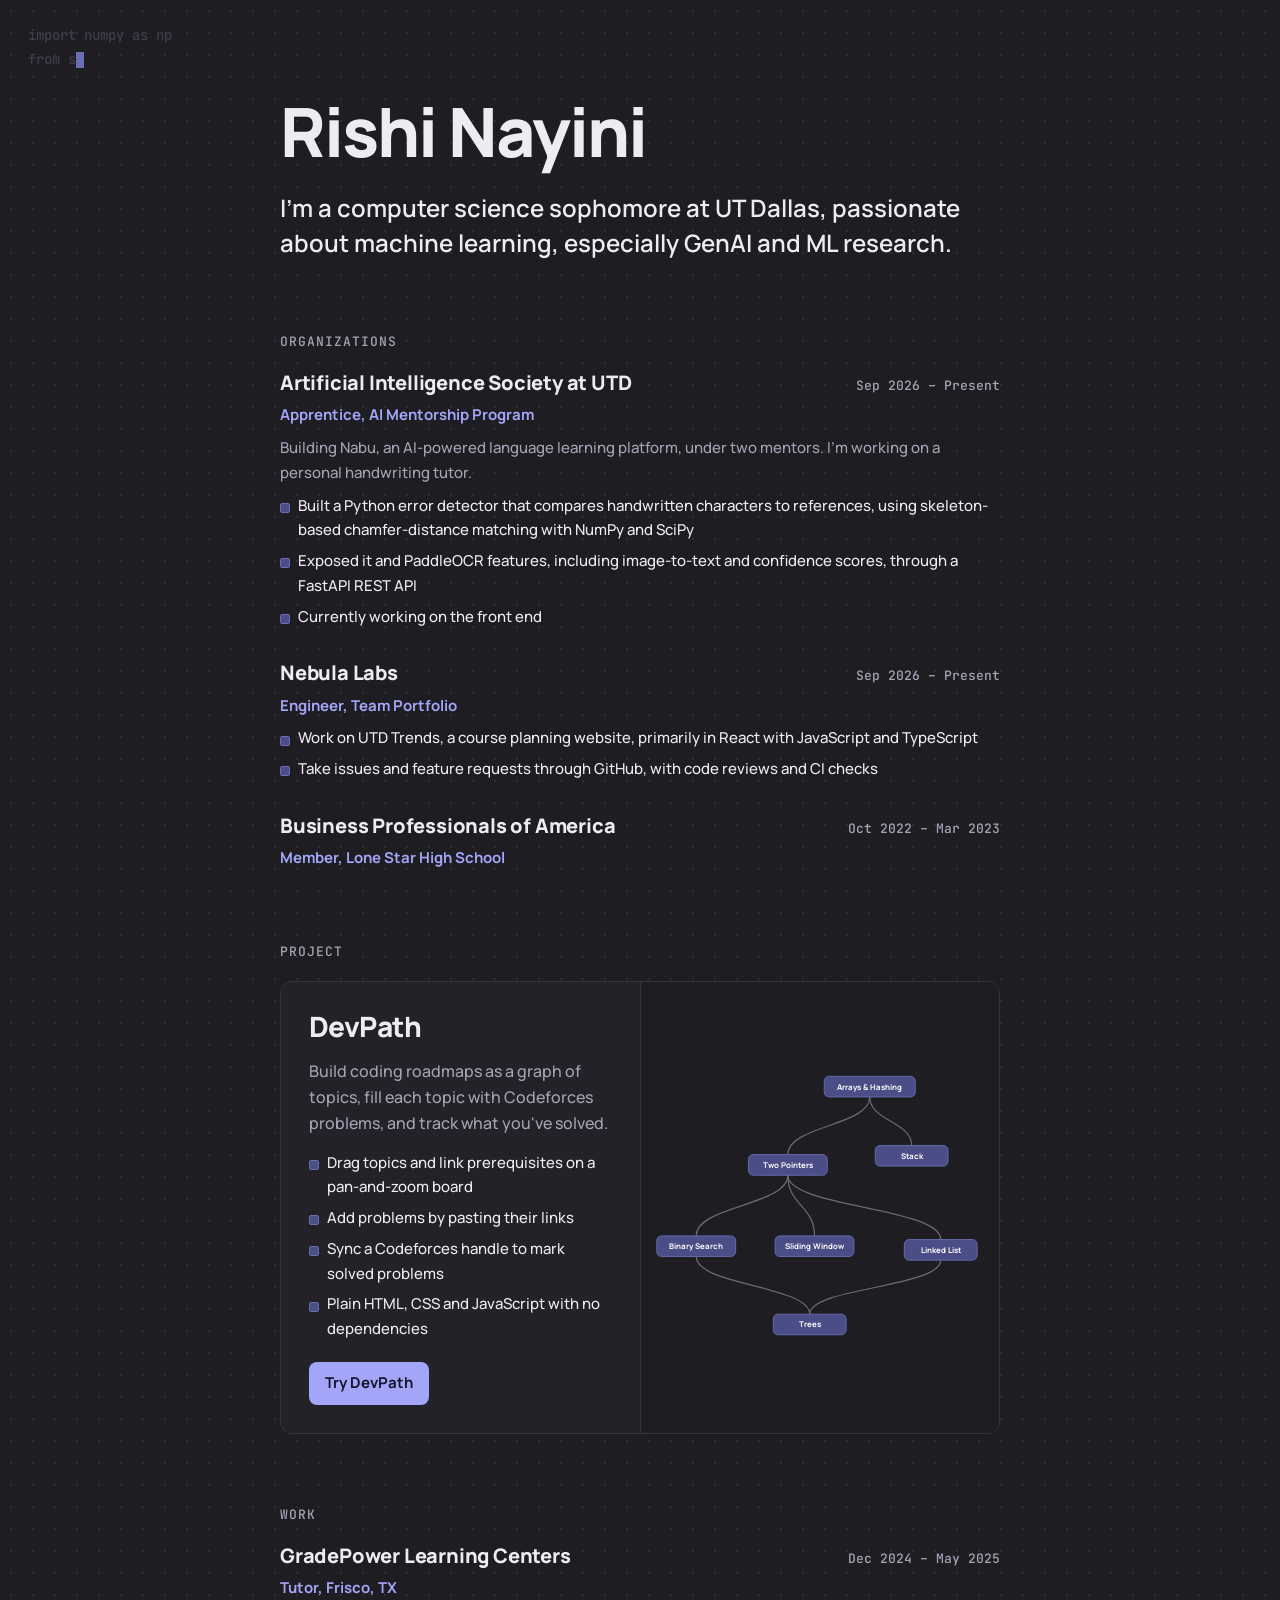
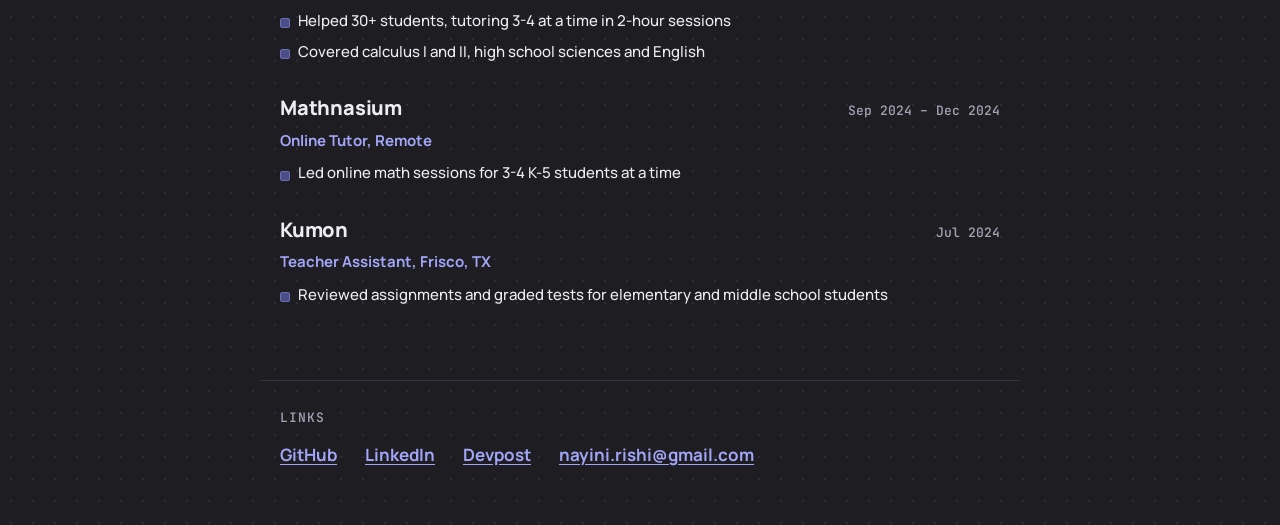
<file: index.html>
<!doctype html>
<html lang="en">
  <head>
    <meta charset="utf-8">
    <meta name="viewport" content="width=device-width, initial-scale=1, viewport-fit=cover">
    <title>Rishi Nayini</title>
    <meta name="description" content="Rishi Nayini is a computer science sophomore at UT Dallas, passionate about machine learning and GenAI/ML research.">
    <link rel="icon" href="data:image/svg+xml,%3Csvg xmlns='http://www.w3.org/2000/svg' viewBox='0 0 32 32'%3E%3Crect width='32' height='32' rx='8' fill='%234a4d86'/%3E%3Ctext x='16' y='21' font-family='monospace' font-size='13' font-weight='700' fill='%23fff' text-anchor='middle'%3ERN%3C/text%3E%3C/svg%3E">
    <link rel="preconnect" href="https://fonts.googleapis.com">
    <link rel="preconnect" href="https://fonts.gstatic.com" crossorigin>
    <link rel="stylesheet" href="https://fonts.googleapis.com/css2?family=JetBrains+Mono:wght@500&family=Manrope:wght@500;600;700;800&display=swap">
    <style>
      /* Layout: one narrow column on DevPath's dotted board, with the project as the one set-apart object. */
      :root {
        color-scheme: dark;
        --board: #1e1d22;
        --dot: #2f2e37;
        --surface: #232229;
        --line: #34333e;
        --text: #ececf2;
        --muted: #a5a4b5;
        --node: #4a4d86;
        --node-edge: #6a6eb4;
        --link: #6c6b74;
        --code: #3f3e4c;
        --accent: #a3a6f8;
        --font: 'Manrope', system-ui, -apple-system, 'Segoe UI', sans-serif;
        --mono: 'JetBrains Mono', ui-monospace, 'SFMono-Regular', Menlo, monospace;
      }

      * { box-sizing: border-box; }
      body {
        margin: 0;
        background-color: var(--board);
        background-image: radial-gradient(var(--dot) 1px, transparent 1px);
        background-size: 22px 22px;
        color: var(--text);
        font: 500 17px/1.65 var(--font);
        -webkit-font-smoothing: antialiased;
      }
      a { color: var(--accent); text-underline-offset: 3px; }
      a:hover { color: var(--text); }
      :focus-visible { outline: 2px solid var(--accent); outline-offset: 3px; border-radius: 3px; }

      .code-bg {
        position: fixed;
        inset: 0;
        z-index: 0;
        margin: 0;
        padding: 24px 28px;
        overflow: hidden;
        pointer-events: none;
        color: var(--code);
        font: 500 14px/1.7 var(--mono);
        white-space: pre;
      }
      .caret {
        display: inline-block;
        width: 8px;
        height: 1.1em;
        vertical-align: text-bottom;
        background: var(--node-edge);
        animation: blink 1s step-end infinite;
      }
      @keyframes blink { 50% { opacity: 0; } }

      main, footer {
        position: relative;
        z-index: 1;
        display: grid;
        grid-template-columns: minmax(0, 1fr);
        width: 100%;
        max-width: 760px;
        margin-inline: auto;
        padding-left: max(20px, env(safe-area-inset-left, 0px));
        padding-right: max(20px, env(safe-area-inset-right, 0px));
      }
      main { gap: 72px; padding-block: 96px 72px; }

      h1, h2, h3, p { margin: 0; }
      h1 {
        font-size: clamp(44px, 9vw, 68px);
        font-weight: 800;
        line-height: 1.05;
        letter-spacing: -0.03em;
      }
      h2 {
        font: 500 13px/1.4 var(--mono);
        letter-spacing: 0.08em;
        text-transform: uppercase;
        color: var(--muted);
      }
      h3 { font-size: 28px; font-weight: 800; line-height: 1.2; letter-spacing: -0.02em; }

      .intro { display: grid; gap: 24px; }
      .lede { max-width: 32em; font-size: clamp(20px, 3.4vw, 24px); line-height: 1.45; font-weight: 600; text-wrap: pretty; }

      .work { display: grid; gap: 20px; }
      .project {
        display: grid;
        grid-template-columns: minmax(0, 1fr) minmax(0, 1fr);
        background: var(--surface);
        border: 1px solid var(--line);
        border-radius: 12px;
        overflow: hidden;
      }
      .project-copy { display: grid; align-content: start; gap: 14px; padding: 28px; min-width: 0; }
      .project-copy p { font-size: 16px; color: var(--muted); }
      .points { display: grid; gap: 6px; margin: 0; padding: 0; list-style: none; font-size: 15px; }
      .points li { padding-left: 18px; position: relative; }
      .points li::before {
        content: "";
        position: absolute;
        left: 0;
        top: 0.62em;
        width: 8px;
        height: 8px;
        border-radius: 2px;
        background: var(--node);
        border: 1px solid var(--node-edge);
      }
      .open {
        justify-self: start;
        margin-top: 6px;
        padding: 9px 16px;
        border-radius: 8px;
        background: var(--accent);
        color: #14142b;
        font-size: 15px;
        font-weight: 700;
        text-decoration: none;
      }
      .open { transition: background-color 0.2s ease, transform 0.2s ease; }
      .open:hover { background: var(--text); color: #14142b; transform: translateY(-2px); }

      /* The script only sets .pending when motion is allowed, so the page is complete without it. */
      .reveal {
        transition: opacity 0.6s ease var(--d, 0ms), transform 0.6s cubic-bezier(0.2, 0.7, 0.2, 1) var(--d, 0ms);
      }
      .reveal.pending { opacity: 0; transform: translateY(16px); }

      .graph {
        display: block;
        width: 100%;
        height: 100%;
        min-height: 280px;
        background: var(--board);
        border-left: 1px solid var(--line);
      }
      .graph path {
        fill: none;
        stroke: var(--link);
        stroke-width: 2;
        stroke-dasharray: 1;
        stroke-dashoffset: 0;
        transition: stroke-dashoffset 0.5s ease var(--d, 0ms);
      }
      .graph rect { fill: var(--node); stroke: var(--node-edge); stroke-width: 1.5; }
      .graph .node {
        transform-box: fill-box;
        transform-origin: center;
        transition: opacity 0.35s ease var(--d, 0ms), transform 0.35s cubic-bezier(0.2, 0.9, 0.3, 1.3) var(--d, 0ms);
      }
      .graph.pending path { stroke-dashoffset: 1; }
      .graph.pending .node { opacity: 0; transform: scale(0.8); }
      .graph text { fill: #fff; font: 700 13px var(--font); text-anchor: middle; dominant-baseline: central; }

      .entries { display: grid; gap: 32px; }
      .entry { display: grid; gap: 8px; min-width: 0; }
      .entry-head { display: flex; flex-wrap: wrap; align-items: baseline; justify-content: space-between; gap: 2px 20px; }
      .entry-head h3 { font-size: 20px; letter-spacing: -0.01em; }
      .when { font: 500 13px/1.4 var(--mono); color: var(--muted); }
      .role { font-size: 15px; font-weight: 700; color: var(--accent); }
      .note { font-size: 15px; color: var(--muted); }

      footer { gap: 14px; padding-block: 28px 56px; border-top: 1px solid var(--line); }
      .links { display: flex; flex-wrap: wrap; gap: 8px 28px; margin: 0; padding: 0; list-style: none; font-weight: 700; }
      .links li { min-width: 0; overflow-wrap: anywhere; }

      @media (prefers-reduced-motion: reduce) {
        .open { transition: none; }
        .open:hover { transform: none; }
        .caret { animation: none; }
      }

      @media (max-width: 680px) {
        main { gap: 56px; padding-block: 64px 56px; }
        .project { grid-template-columns: minmax(0, 1fr); }
        .graph { height: auto; min-height: 0; border-left: 0; border-top: 1px solid var(--line); }
      }
    </style>
  </head>
  <body>
    <pre class="code-bg" aria-hidden="true"><span id="typed"></span><span class="caret"></span></pre>

    <main>
      <section class="intro">
        <h1>Rishi Nayini</h1>
        <p class="lede">I'm a computer science sophomore at UT Dallas, passionate about machine learning, especially GenAI and ML research.</p>
      </section>

      <section class="work" aria-labelledby="organizations-heading">
        <h2 id="organizations-heading">Organizations</h2>
        <div class="entries">
          <article class="entry">
            <div class="entry-head">
              <h3>Artificial Intelligence Society at UTD</h3>
              <p class="when">Sep 2026 – Present</p>
            </div>
            <p class="role">Apprentice, AI Mentorship Program</p>
            <p class="note">Building Nabu, an AI-powered language learning platform, under two mentors. I'm working on a personal handwriting tutor.</p>
            <ul class="points">
              <li>Built a Python error detector that compares handwritten characters to references, using skeleton-based chamfer-distance matching with NumPy and SciPy</li>
              <li>Exposed it and PaddleOCR features, including image-to-text and confidence scores, through a FastAPI REST API</li>
              <li>Currently working on the front end</li>
            </ul>
          </article>
          <article class="entry">
            <div class="entry-head">
              <h3>Nebula Labs</h3>
              <p class="when">Sep 2026 – Present</p>
            </div>
            <p class="role">Engineer, Team Portfolio</p>
            <ul class="points">
              <li>Work on UTD Trends, a course planning website, primarily in React with JavaScript and TypeScript</li>
              <li>Take issues and feature requests through GitHub, with code reviews and CI checks</li>
            </ul>
          </article>
          <article class="entry">
            <div class="entry-head">
              <h3>Business Professionals of America</h3>
              <p class="when">Oct 2022 – Mar 2023</p>
            </div>
            <p class="role">Member, Lone Star High School</p>
          </article>
        </div>
      </section>

      <section class="work" aria-labelledby="project-heading">
        <h2 id="project-heading">Project</h2>
        <article class="project">
          <div class="project-copy">
            <h3>DevPath</h3>
            <p>Build coding roadmaps as a graph of topics, fill each topic with Codeforces problems, and track what you've solved.</p>
            <ul class="points">
              <li>Drag topics and link prerequisites on a pan-and-zoom board</li>
              <li>Add problems by pasting their links</li>
              <li>Sync a Codeforces handle to mark solved problems</li>
              <li>Plain HTML, CSS and JavaScript with no dependencies</li>
            </ul>
            <a class="open" href="./devpath/">Try DevPath</a>
          </div>
          <svg class="graph" viewBox="170 76 590 460" preserveAspectRatio="xMidYMid meet" role="img" aria-label="Part of DevPath's example roadmap: Arrays and Hashing leads to Stack and Two Pointers, which lead on to Binary Search, Sliding Window, Linked List and Trees.">
            <path pathLength="1" style="--d:150ms" d="M547 124C547 172 412 171 412 219"/>
            <path pathLength="1" style="--d:150ms" d="M547 124C547 164 616 164 616 204"/>
            <path pathLength="1" style="--d:700ms" d="M412 253C412 303 261 303 261 353"/>
            <path pathLength="1" style="--d:700ms" d="M412 253C412 303 456 303 456 353"/>
            <path pathLength="1" style="--d:700ms" d="M412 253C412 306 664 306 664 359"/>
            <path pathLength="1" style="--d:1250ms" d="M261 387C261 435 448 435 448 482"/>
            <path pathLength="1" style="--d:1250ms" d="M664 393C664 438 448 438 448 482"/>
            <g class="node"><rect x="472" y="90" width="150" height="34" rx="8"/><text x="547" y="107">Arrays &amp; Hashing</text></g>
            <g class="node" style="--d:550ms"><rect x="556" y="204" width="120" height="34" rx="8"/><text x="616" y="221">Stack</text></g>
            <g class="node" style="--d:550ms"><rect x="347" y="219" width="130" height="34" rx="8"/><text x="412" y="236">Two Pointers</text></g>
            <g class="node" style="--d:1100ms"><rect x="196" y="353" width="130" height="34" rx="8"/><text x="261" y="370">Binary Search</text></g>
            <g class="node" style="--d:1100ms"><rect x="391" y="353" width="130" height="34" rx="8"/><text x="456" y="370">Sliding Window</text></g>
            <g class="node" style="--d:1100ms"><rect x="604" y="359" width="120" height="34" rx="8"/><text x="664" y="376">Linked List</text></g>
            <g class="node" style="--d:1650ms"><rect x="388" y="482" width="120" height="34" rx="8"/><text x="448" y="499">Trees</text></g>
          </svg>
        </article>
      </section>

      <section class="work" aria-labelledby="work-heading">
        <h2 id="work-heading">Work</h2>
        <div class="entries">
          <article class="entry">
            <div class="entry-head">
              <h3>GradePower Learning Centers</h3>
              <p class="when">Dec 2024 – May 2025</p>
            </div>
            <p class="role">Tutor, Frisco, TX</p>
            <ul class="points">
              <li>Helped 30+ students, tutoring 3-4 at a time in 2-hour sessions</li>
              <li>Covered calculus I and II, high school sciences and English</li>
            </ul>
          </article>
          <article class="entry">
            <div class="entry-head">
              <h3>Mathnasium</h3>
              <p class="when">Sep 2024 – Dec 2024</p>
            </div>
            <p class="role">Online Tutor, Remote</p>
            <ul class="points">
              <li>Led online math sessions for 3-4 K-5 students at a time</li>
            </ul>
          </article>
          <article class="entry">
            <div class="entry-head">
              <h3>Kumon</h3>
              <p class="when">Jul 2024</p>
            </div>
            <p class="role">Teacher Assistant, Frisco, TX</p>
            <ul class="points">
              <li>Reviewed assignments and graded tests for elementary and middle school students</li>
            </ul>
          </article>
        </div>
      </section>
    </main>

    <footer>
      <h2>Links</h2>
      <ul class="links">
        <li><a href="https://github.com/rishinayini">GitHub</a></li>
        <li><a href="https://www.linkedin.com/in/rishi-nayini/">LinkedIn</a></li>
        <li><a href="https://devpost.com/nayini-rishi">Devpost</a></li>
        <li><a href="mailto:nayini.rishi@gmail.com">nayini.rishi@gmail.com</a></li>
      </ul>
    </footer>

    <script>
      const reducedMotion = matchMedia('(prefers-reduced-motion: reduce)').matches;

      const snippets = [
`import numpy as np
from scipy.spatial import cKDTree

def chamfer_distance(a, b):
    d_ab, _ = cKDTree(b).query(a)
    d_ba, _ = cKDTree(a).query(b)
    return d_ab.mean() + d_ba.mean()
`,
`import torch
import torch.nn.functional as F

def attention(q, k, v):
    scores = q @ k.transpose(-2, -1) / k.size(-1) ** 0.5
    return F.softmax(scores, dim=-1) @ v
`,
`for epoch in range(epochs):
    for x, y in loader:
        loss = F.cross_entropy(model(x), y)
        optimizer.zero_grad()
        loss.backward()
        optimizer.step()
    print(f"epoch {epoch}: loss {loss.item():.4f}")
`,
      ];

      const typed = document.getElementById('typed');
      if (reducedMotion) {
        typed.textContent = snippets.join('\n');
      } else {
        let text = '';
        let snippet = 0;
        let char = 0;

        const type = () => {
          const source = snippets[snippet];
          const next = source[char++];
          text += next;

          // Only keep the lines that fit, so old code scrolls off the top.
          const maxLines = Math.max(4, Math.floor((innerHeight - 48) / 24) - 1);
          const lines = text.split('\n');
          if (lines.length > maxLines) text = lines.slice(-maxLines).join('\n');
          typed.textContent = text;

          if (char < source.length) {
            setTimeout(type, next === '\n' ? 220 : 25 + Math.random() * 45);
            return;
          }
          text += '\n';
          snippet = (snippet + 1) % snippets.length;
          char = 0;
          setTimeout(type, 1200);
        };
        type();
      }

      if ('IntersectionObserver' in window && !reducedMotion) {
        const reveals = document.querySelectorAll('h1, .lede, h2, .project, .entry, .links');
        reveals.forEach((el) => el.classList.add('reveal', 'pending'));

        const revealObserver = new IntersectionObserver((seen) => {
          seen.filter((e) => e.isIntersecting).forEach((e, i) => {
            e.target.style.setProperty('--d', `${i * 90}ms`);
            e.target.classList.remove('pending');
            revealObserver.unobserve(e.target);
          });
        }, { threshold: 0.1 });
        reveals.forEach((el) => revealObserver.observe(el));

        const graph = document.querySelector('.graph');
        graph.classList.add('pending');
        const graphObserver = new IntersectionObserver(([e]) => {
          if (!e.isIntersecting) return;
          graph.classList.remove('pending');
          graphObserver.disconnect();
        }, { threshold: 0.4 });
        graphObserver.observe(graph);
      }
    </script>
  </body>
</html>
</file>
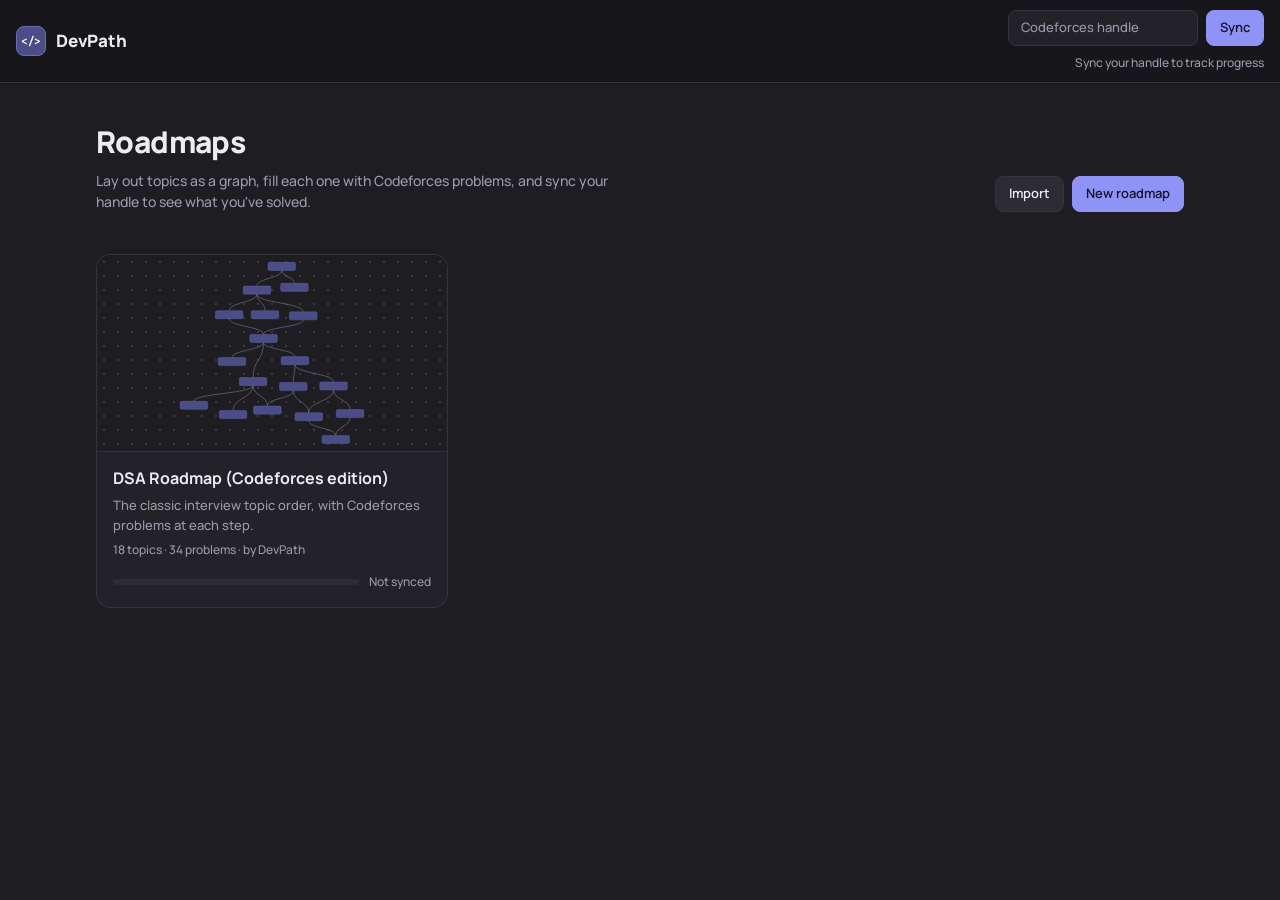
<file: devpath/index.html>
<!doctype html>
<html lang="en">
  <head>
    <meta charset="utf-8">
    <meta name="viewport" content="width=device-width, initial-scale=1, viewport-fit=cover">
    <title>DevPath</title>
    <meta name="description" content="Build coding roadmaps from Codeforces problems and track your progress.">
    <link rel="preconnect" href="https://fonts.googleapis.com">
    <link rel="preconnect" href="https://fonts.gstatic.com" crossorigin>
    <link rel="stylesheet" href="https://fonts.googleapis.com/css2?family=JetBrains+Mono:wght@500&family=Manrope:wght@500;600;700;800&display=swap">
    <link rel="stylesheet" href="styles.css">
  </head>
  <body>
    <div id="app"></div>
    <noscript>DevPath needs JavaScript to run.</noscript>
    <script type="module" src="js/app.js"></script>
  </body>
</html>
</file>
<file: devpath/styles.css>
/* DevPath: a dark board in the NeetCode roadmap style. One deliberate dark theme. */
:root {
  color-scheme: dark;
  --board: #1e1d22;          /* canvas behind the graph */
  --dot: #393842;            /* dot grid */
  --chrome: #17161b;         /* top bar, panel */
  --surface: #232229;        /* cards, inputs */
  --surface-2: #2d2c35;
  --line: #34333e;
  --text: #ececf2;
  --muted: #9b9aab;
  --node: #4a4d86;           /* topic node fill */
  --node-edge: #6a6eb4;
  --node-hi: #575ba0;
  --link: #6c6b74;           /* prerequisite curves */
  --accent: #8f93f5;         /* selection, focus, primary actions */
  --accent-ink: #14142b;
  --good: #4ade80;
  --warn: #f2b84b;
  --bad: #f87171;
  --font: 'Manrope', system-ui, -apple-system, 'Segoe UI', sans-serif;
  --mono: 'JetBrains Mono', ui-monospace, 'SFMono-Regular', Menlo, monospace;
  --r: 10px;
}

* { box-sizing: border-box; }
html, body { height: 100%; }
body {
  margin: 0;
  background: var(--chrome);
  color: var(--text);
  font: 500 14px/1.5 var(--font);
  -webkit-font-smoothing: antialiased;
}
a { color: inherit; }
button, input, textarea { font: inherit; color: inherit; }
:focus-visible { outline: 2px solid var(--accent); outline-offset: 2px; }
[hidden] { display: none !important; }
.sr { position: absolute; width: 1px; height: 1px; overflow: hidden; clip: rect(0 0 0 0); white-space: nowrap; }
.muted { color: var(--muted); }

#app { height: 100%; display: grid; grid-template-rows: auto 1fr; grid-template-columns: minmax(0, 1fr); }

/* ---------- top bar ---------- */
.topbar {
  display: flex; align-items: center; gap: 16px; flex-wrap: wrap;
  padding-block: 10px;
  padding-left: max(16px, env(safe-area-inset-left, 0px));
  padding-right: max(16px, env(safe-area-inset-right, 0px));
  background: var(--chrome);
  border-bottom: 1px solid var(--line);
}
.brand { display: flex; align-items: center; gap: 10px; font-weight: 800; font-size: 17px; text-decoration: none; letter-spacing: -0.01em; }
.brand-mark {
  display: grid; place-items: center; width: 30px; height: 30px; border-radius: 8px;
  background: var(--node); border: 1px solid var(--node-edge);
  font: 700 11px var(--mono); color: #fff;
}
.sync { margin-left: auto; display: flex; align-items: center; gap: 8px; flex-wrap: wrap; justify-content: flex-end; }
.sync input {
  width: 190px; padding: 7px 12px; border-radius: 8px;
  background: var(--surface); border: 1px solid var(--line); font-family: var(--mono); font-size: 13px;
}
.sync input::placeholder { font-family: var(--font); color: var(--muted); }
.sync-status { margin: 0; flex-basis: 100%; text-align: right; font-size: 12px; color: var(--muted); }
.sync-status.error { color: var(--bad); }

/* ---------- buttons ---------- */
.btn {
  display: inline-flex; align-items: center; justify-content: center; gap: 6px;
  padding: 7px 13px; border-radius: 8px; cursor: pointer; white-space: nowrap;
  background: var(--surface-2); border: 1px solid var(--line); font-weight: 600; font-size: 13px;
}
.btn:hover { border-color: var(--muted); }
.btn:disabled { opacity: 0.6; cursor: progress; }
.btn-primary { background: var(--accent); border-color: var(--accent); color: var(--accent-ink); }
.btn-primary:hover { filter: brightness(1.08); border-color: var(--accent); }
.btn-danger { color: var(--bad); }
.btn-danger:hover { border-color: var(--bad); }
.btn-block { width: 100%; }
.icon-btn {
  flex: none; width: 28px; height: 28px; border-radius: 7px; cursor: pointer;
  background: none; border: 1px solid transparent; color: var(--muted); font-size: 18px; line-height: 1;
}
.icon-btn:hover { color: var(--text); border-color: var(--line); }

.bar { position: relative; display: block; height: 6px; border-radius: 99px; background: var(--surface-2); overflow: hidden; }
.bar i { position: absolute; inset: 0 auto 0 0; border-radius: inherit; background: var(--good); }

/* ---------- list ---------- */
.list-view { overflow-y: auto; background: var(--board); }
.list-wrap {
  max-width: 1120px; margin: 0 auto;
  padding-block: 36px 64px;
  padding-left: max(16px, env(safe-area-inset-left, 0px));
  padding-right: max(16px, env(safe-area-inset-right, 0px));
}
.list-head { display: flex; align-items: flex-end; justify-content: space-between; gap: 20px; flex-wrap: wrap; }
.list-head h1 { margin: 0; font-size: 30px; font-weight: 800; letter-spacing: -0.02em; }
.lede { margin: 6px 0 0; max-width: 60ch; color: var(--muted); }
.list-actions { display: flex; gap: 8px; }
.list-view > .list-wrap > .form-msg { min-height: 1.5em; margin: 12px 0 0; }
.rm-grid { display: grid; grid-template-columns: repeat(auto-fill, minmax(min(100%, 300px), 1fr)); gap: 16px; margin-top: 12px; }
.rm-card {
  display: flex; flex-direction: column; text-decoration: none;
  background: var(--surface); border: 1px solid var(--line); border-radius: 14px; overflow: hidden;
  transition: border-color 0.15s, transform 0.15s;
}
.rm-card:hover { border-color: var(--node-edge); transform: translateY(-2px); }
.rm-preview {
  aspect-ratio: 16 / 9; max-width: 100%;
  background: var(--board) radial-gradient(var(--dot) 1px, transparent 1.4px) 0 0 / 14px 14px;
  border-bottom: 1px solid var(--line);
}
.rm-preview svg { display: block; width: 100%; height: 100%; }
.pv-links path { fill: none; stroke: var(--link); stroke-width: 4; }
.pv-nodes rect { fill: var(--node); stroke: var(--node-edge); stroke-width: 2; }
.pv-nodes rect.done { stroke: var(--good); stroke-width: 4; }
.rm-body { display: flex; flex-direction: column; gap: 6px; padding: 14px 16px 16px; flex: 1; }
.rm-body h2 { margin: 0; font-size: 16px; font-weight: 700; text-wrap: balance; }
.rm-body p { margin: 0; color: var(--muted); font-size: 13px; }
.rm-meta { font-size: 12px !important; }
.rm-progress { display: grid; grid-template-columns: 1fr auto; align-items: center; gap: 10px; margin-top: auto; padding-top: 8px; font-size: 12px; color: var(--muted); font-variant-numeric: tabular-nums; }
.empty { padding: 48px 24px; text-align: center; border: 1px dashed var(--line); border-radius: 14px; color: var(--muted); grid-column: 1 / -1; }
.empty h2 { margin: 0 0 6px; color: var(--text); font-size: 18px; }

/* ---------- editor ---------- */
.editor-view { display: grid; grid-template-rows: auto 1fr; grid-template-columns: minmax(0, 1fr); min-height: 0; }
.ed-bar {
  display: flex; align-items: center; gap: 16px; flex-wrap: wrap;
  padding-block: 10px;
  padding-left: max(16px, env(safe-area-inset-left, 0px));
  padding-right: max(16px, env(safe-area-inset-right, 0px));
  background: var(--chrome); border-bottom: 1px solid var(--line);
}
.back { color: var(--muted); text-decoration: none; font-weight: 600; font-size: 13px; white-space: nowrap; }
.back:hover { color: var(--text); }
.ed-title { flex: 1 1 260px; min-width: 0; display: flex; flex-direction: column; gap: 2px; }
.ed-title h1 { margin: 0; font-size: 17px; font-weight: 800; overflow: hidden; text-overflow: ellipsis; white-space: nowrap; }
.ed-title p { margin: 0; font-size: 12px; color: var(--muted); overflow: hidden; text-overflow: ellipsis; white-space: nowrap; }
.title-input, .desc-input, .topic-input {
  width: 100%; background: transparent; border: 1px solid transparent; border-radius: 6px; padding: 2px 6px; margin-left: -6px;
}
.title-input { font-size: 17px; font-weight: 800; }
.desc-input { font-size: 12px; color: var(--muted); }
.title-input:hover, .desc-input:hover, .topic-input:hover { border-color: var(--line); }
.title-input:focus, .desc-input:focus, .topic-input:focus { border-color: var(--accent); outline: none; background: var(--surface); }
.ed-right { display: flex; align-items: center; gap: 12px; flex-wrap: wrap; }
.ed-progress { display: flex; align-items: center; gap: 10px; font-size: 13px; color: var(--muted); font-variant-numeric: tabular-nums; }
.ed-progress .bar { width: 110px; }
.ed-progress b { color: var(--text); }
.seg { display: inline-flex; padding: 3px; border-radius: 9px; background: var(--surface); border: 1px solid var(--line); }
.seg button { padding: 4px 12px; border-radius: 6px; border: 0; background: none; color: var(--muted); font-weight: 700; font-size: 13px; cursor: pointer; }
.seg button[aria-pressed='true'] { background: var(--node); color: #fff; }
.ed-tools { display: flex; gap: 8px; flex-wrap: wrap; }

.ed-main { position: relative; display: grid; grid-template-columns: minmax(0, 1fr) auto; min-height: 0; }

/* ---------- board ---------- */
.board {
  position: relative; overflow: hidden; min-height: 360px; touch-action: none; cursor: grab;
  background-color: var(--board);
  background-image: radial-gradient(var(--dot) 1.1px, transparent 1.5px);
  outline: none;
}
.board:active { cursor: grabbing; }
.world { position: absolute; left: 0; top: 0; transform-origin: 0 0; }
.links { position: absolute; left: 0; top: 0; overflow: visible; }
.link-line { fill: none; stroke: var(--link); stroke-width: 2; pointer-events: none; }
.link-hit { fill: none; stroke: transparent; stroke-width: 14; }
.editing .link-hit { cursor: pointer; }
.editing .link:hover .link-line { stroke: var(--muted); }
.link.sel .link-line { stroke: var(--accent); stroke-width: 3; }
.ghost-link { fill: none; stroke: var(--accent); stroke-width: 2; stroke-dasharray: 6 5; pointer-events: none; }

.node {
  position: absolute; display: flex; flex-direction: column; align-items: center; gap: 7px;
  padding: 9px 12px 9px; border-radius: 7px; cursor: pointer; user-select: none;
  background: var(--node); border: 1px solid var(--node-edge);
  box-shadow: 0 2px 0 rgba(0, 0, 0, 0.25);
  transition: background 0.12s, box-shadow 0.12s;
}
.node:hover { background: var(--node-hi); }
.node.sel { box-shadow: 0 0 0 3px var(--accent); }
.node-title { color: #fff; font-weight: 700; font-size: 13px; line-height: 1.25; text-align: center; text-wrap: balance; }
.node-bar { position: relative; width: 100%; height: 4px; border-radius: 99px; background: rgba(255, 255, 255, 0.92); overflow: hidden; }
.node-bar i { position: absolute; inset: 0 auto 0 0; background: var(--good); border-radius: inherit; }
.node.done { border-color: var(--good); }
.editing .node { cursor: move; }

.handle {
  position: absolute; left: 50%; bottom: -7px; width: 12px; height: 12px; margin-left: -6px;
  border-radius: 50%; background: var(--board); border: 2px solid var(--accent);
  opacity: 0; pointer-events: none; cursor: crosshair; transition: transform 0.1s;
}
.editing .handle { opacity: 1; pointer-events: auto; }
.editing .handle:hover { transform: scale(1.35); }
.connecting .node:hover { box-shadow: 0 0 0 3px var(--good); }

.zoom-ctl {
  position: absolute; right: 14px; bottom: calc(14px + env(safe-area-inset-bottom, 0px));
  display: flex; flex-direction: column; overflow: hidden;
  border-radius: 9px; border: 1px solid var(--line); background: var(--chrome);
}
.zoom-ctl button { min-width: 40px; height: 34px; border: 0; background: none; color: var(--text); font-weight: 700; cursor: pointer; }
.zoom-ctl button + button { border-top: 1px solid var(--line); }
.zoom-ctl button:hover { background: var(--surface); }
.board-hint {
  position: absolute; left: 14px; bottom: calc(14px + env(safe-area-inset-bottom, 0px)); margin: 0;
  max-width: min(520px, calc(100% - 90px)); padding: 8px 12px; border-radius: 8px;
  background: var(--chrome); border: 1px solid var(--line); font-size: 12px; color: var(--muted);
}
.board-hint:empty { display: none; }

/* ---------- topic panel ---------- */
.panel {
  width: 360px; display: flex; flex-direction: column; gap: 14px; overflow-y: auto;
  padding: 16px max(16px, env(safe-area-inset-right, 0px)) 24px 16px;
  background: var(--chrome); border-left: 1px solid var(--line);
}
.panel > * { flex-shrink: 0; }
.panel-head { display: flex; align-items: flex-start; gap: 8px; }
.panel-head h2 { flex: 1; margin: 2px 0 0; font-size: 19px; font-weight: 800; text-wrap: balance; }
.topic-input { flex: 1; font-size: 19px; font-weight: 800; }
.panel-progress { display: grid; grid-template-columns: 1fr auto; align-items: center; gap: 10px; font-size: 12px; color: var(--muted); font-variant-numeric: tabular-nums; }
.problems { list-style: none; margin: 0; padding: 0; display: flex; flex-direction: column; border: 1px solid var(--line); border-radius: var(--r); overflow: hidden; }
.prob { display: flex; align-items: center; gap: 12px; padding: 10px 12px; background: var(--surface); }
.prob + .prob { border-top: 1px solid var(--line); }
.status {
  flex: none; display: grid; place-items: center; width: 20px; height: 20px; border-radius: 50%;
  border: 2px solid var(--line);
}
.status svg { width: 14px; height: 14px; fill: none; stroke: currentColor; stroke-width: 2.2; stroke-linecap: round; stroke-linejoin: round; }
.s-solved .status { background: var(--good); border-color: var(--good); color: #0c2416; }
.s-tried .status { border-color: var(--warn); color: var(--warn); }
.s-tried .status svg { fill: currentColor; stroke: none; }
.prob-main { flex: 1; min-width: 0; display: flex; flex-direction: column; }
.prob-main a { font-weight: 700; text-decoration: none; overflow-wrap: anywhere; }
.prob-main a:hover { text-decoration: underline; text-underline-offset: 3px; }
.prob-main a svg { width: 11px; height: 11px; margin-left: 5px; vertical-align: 0; fill: none; stroke: var(--muted); stroke-width: 1.6; stroke-linecap: round; }
.prob-meta { font-size: 12px; color: var(--muted); font-variant-numeric: tabular-nums; }
.prob-meta code { font-family: var(--mono); font-size: 11.5px; }
.s-solved .prob-main a { color: var(--muted); }
.panel-empty, .panel-note { margin: 0; padding: 14px; border-radius: var(--r); border: 1px dashed var(--line); color: var(--muted); font-size: 13px; }
.add-form { display: flex; flex-direction: column; gap: 8px; }
.add-form label { font-weight: 700; font-size: 13px; }
.add-form textarea {
  width: 100%; resize: vertical; padding: 10px 12px; border-radius: var(--r);
  background: var(--surface); border: 1px solid var(--line); font: 12.5px/1.5 var(--mono);
}
.add-form textarea:focus { border-color: var(--accent); outline: none; }
.add-form .btn { align-self: flex-start; }
.form-msg { margin: 0; font-size: 12.5px; color: var(--muted); }
.form-msg.ok { color: var(--good); }
.form-msg.error { color: var(--bad); }
.form-msg:empty { display: none; }
.list-view .form-msg:empty { display: block; }

/* ---------- small screens: panel becomes a bottom sheet ---------- */
@media (max-width: 760px) {
  .ed-main { grid-template-columns: minmax(0, 1fr); }
  .panel {
    position: absolute; left: 0; right: 0; bottom: 0; width: auto; max-height: 62%; z-index: 5;
    border-left: 0; border-top: 1px solid var(--line); border-radius: 16px 16px 0 0;
    padding-bottom: calc(24px + env(safe-area-inset-bottom, 0px));
    padding-left: max(16px, env(safe-area-inset-left, 0px));
    box-shadow: 0 -12px 30px rgba(0, 0, 0, 0.4);
  }
  .sync { margin-left: 0; width: 100%; justify-content: flex-start; }
  .sync input { flex: 1; width: auto; min-width: 0; }
  .sync-status { text-align: left; }
  .ed-progress .bar { width: 70px; }
  .board-hint { display: none; }
}

@media (prefers-reduced-motion: reduce) {
  * { transition: none !important; }
}
</file>
